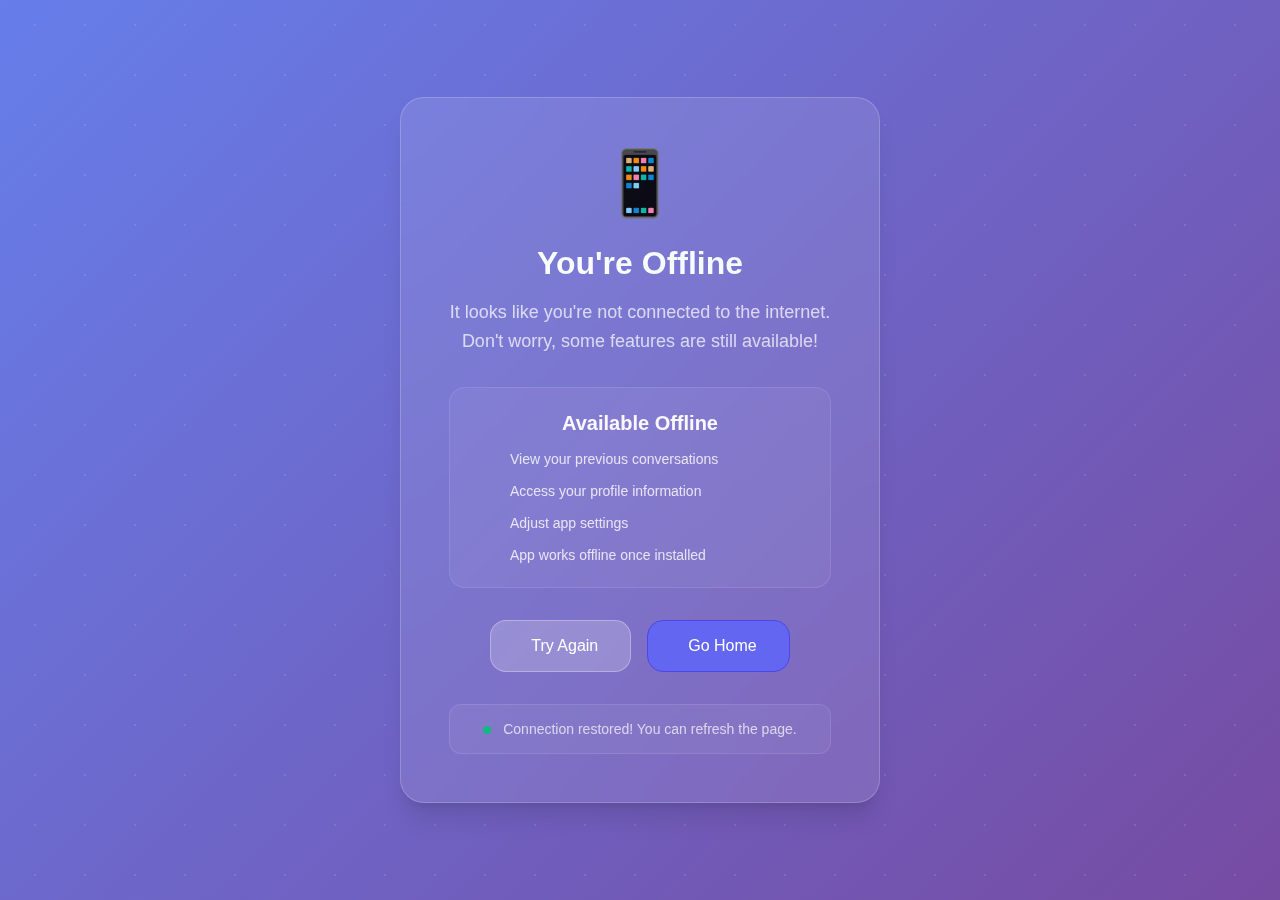
<file: src/main/resources/static/offline.html>
<!DOCTYPE html>
<html lang="hi">
<head>
    <meta charset="UTF-8">
    <meta name="viewport" content="width=device-width, initial-scale=1.0">
    <title>Offline - Aadhya Eduverse</title>
    <meta name="theme-color" content="#6366f1">
    <link rel="icon" type="image/png" sizes="32x32" href="/icons/favicon-32x32.png">
    <style>
        :root {
            --primary-color: #6366f1;
            --primary-dark: #4f46e5;
            --bg-gradient: linear-gradient(135deg, #667eea 0%, #764ba2 100%);
            --text-inverse: #ffffff;
            --space-xs: 0.25rem;
            --space-sm: 0.5rem;
            --space-md: 1rem;
            --space-lg: 1.5rem;
            --space-xl: 2rem;
            --space-2xl: 3rem;
            --radius-lg: 0.75rem;
            --radius-xl: 1rem;
            --radius-2xl: 1.5rem;
            --shadow-xl: 0 20px 25px -5px rgb(0 0 0 / 0.1), 0 8px 10px -6px rgb(0 0 0 / 0.1);
            --transition-fast: 150ms cubic-bezier(0.4, 0, 0.2, 1);
            --transition-normal: 300ms cubic-bezier(0.4, 0, 0.2, 1);
        }
        
        * {
            margin: 0;
            padding: 0;
            box-sizing: border-box;
        }
        
        body {
            font-family: 'Inter', -apple-system, BlinkMacSystemFont, 'Segoe UI', Roboto, sans-serif;
            background: var(--bg-gradient);
            min-height: 100vh;
            display: flex;
            align-items: center;
            justify-content: center;
            color: var(--text-inverse);
            text-align: center;
            padding: var(--space-lg);
            overflow: hidden;
        }
        
        /* Animated Background */
        .animated-bg {
            position: fixed;
            top: 0;
            left: 0;
            width: 100%;
            height: 100%;
            z-index: -1;
            background: var(--bg-gradient);
            overflow: hidden;
        }
        
        .animated-bg::before {
            content: '';
            position: absolute;
            top: -50%;
            left: -50%;
            width: 200%;
            height: 200%;
            background: radial-gradient(circle, rgba(255,255,255,0.1) 1px, transparent 1px);
            background-size: 50px 50px;
            animation: float 20s ease-in-out infinite;
        }
        
        @keyframes float {
            0%, 100% { transform: translate(0, 0) rotate(0deg); }
            33% { transform: translate(30px, -30px) rotate(120deg); }
            66% { transform: translate(-20px, 20px) rotate(240deg); }
        }
        
        .offline-container {
            max-width: 480px;
            width: 100%;
            background: rgba(255, 255, 255, 0.1);
            backdrop-filter: blur(20px);
            border-radius: var(--radius-2xl);
            padding: var(--space-2xl);
            border: 1px solid rgba(255, 255, 255, 0.2);
            box-shadow: var(--shadow-xl);
            animation: slideInUp var(--transition-normal) ease-out;
        }
        
        @keyframes slideInUp {
            from {
                opacity: 0;
                transform: translateY(30px) scale(0.95);
            }
            to {
                opacity: 1;
                transform: translateY(0) scale(1);
            }
        }
        
        .offline-icon {
            font-size: 4rem;
            margin-bottom: var(--space-lg);
            opacity: 0.9;
            animation: bounce 2s ease-in-out infinite;
        }
        
        @keyframes bounce {
            0%, 20%, 50%, 80%, 100% {
                transform: translateY(0);
            }
            40% {
                transform: translateY(-10px);
            }
            60% {
                transform: translateY(-5px);
            }
        }
        
        .offline-title {
            font-size: 2rem;
            font-weight: 700;
            margin-bottom: var(--space-md);
            background: linear-gradient(135deg, #ffffff 0%, #f0f9ff 100%);
            -webkit-background-clip: text;
            -webkit-text-fill-color: transparent;
            background-clip: text;
        }
        
        .offline-message {
            font-size: 1.125rem;
            opacity: 0.9;
            line-height: 1.6;
            margin-bottom: var(--space-xl);
            color: rgba(255, 255, 255, 0.8);
        }
        
        .offline-features {
            text-align: left;
            margin-bottom: var(--space-xl);
            background: rgba(255, 255, 255, 0.05);
            border-radius: var(--radius-xl);
            padding: var(--space-lg);
            border: 1px solid rgba(255, 255, 255, 0.1);
        }
        
        .offline-features h3 {
            font-size: 1.25rem;
            font-weight: 600;
            margin-bottom: var(--space-md);
            text-align: center;
            color: rgba(255, 255, 255, 0.95);
        }
        
        .feature-list {
            list-style: none;
            padding: 0;
        }
        
        .feature-item {
            display: flex;
            align-items: center;
            gap: var(--space-md);
            margin-bottom: var(--space-md);
            color: rgba(255, 255, 255, 0.8);
            font-size: 0.875rem;
        }
        
        .feature-item:last-child {
            margin-bottom: 0;
        }
        
        .feature-icon {
            color: rgba(255, 255, 255, 0.6);
            font-size: 1rem;
            width: 20px;
            text-align: center;
        }
        
        .action-buttons {
            display: flex;
            gap: var(--space-md);
            justify-content: center;
            flex-wrap: wrap;
        }
        
        .retry-button {
            background: rgba(255, 255, 255, 0.2);
            border: 1px solid rgba(255, 255, 255, 0.3);
            color: var(--text-inverse);
            padding: var(--space-md) var(--space-xl);
            border-radius: var(--radius-xl);
            cursor: pointer;
            font-size: 1rem;
            font-weight: 500;
            transition: all var(--transition-fast);
            display: flex;
            align-items: center;
            gap: var(--space-sm);
            text-decoration: none;
        }
        
        .retry-button:hover {
            background: rgba(255, 255, 255, 0.3);
            transform: translateY(-2px);
            box-shadow: var(--shadow-xl);
        }
        
        .home-button {
            background: var(--primary-color);
            border: 1px solid var(--primary-dark);
            color: var(--text-inverse);
            padding: var(--space-md) var(--space-xl);
            border-radius: var(--radius-xl);
            cursor: pointer;
            font-size: 1rem;
            font-weight: 500;
            transition: all var(--transition-fast);
            display: flex;
            align-items: center;
            gap: var(--space-sm);
            text-decoration: none;
        }
        
        .home-button:hover {
            background: var(--primary-dark);
            transform: translateY(-2px);
            box-shadow: var(--shadow-xl);
        }
        
        .connection-status {
            margin-top: var(--space-xl);
            padding: var(--space-md);
            background: rgba(255, 255, 255, 0.05);
            border-radius: var(--radius-lg);
            border: 1px solid rgba(255, 255, 255, 0.1);
            font-size: 0.875rem;
            color: rgba(255, 255, 255, 0.7);
        }
        
        .status-indicator {
            display: inline-block;
            width: 8px;
            height: 8px;
            border-radius: 50%;
            background: #ef4444;
            margin-right: var(--space-sm);
            animation: pulse 2s infinite;
        }
        
        .status-indicator.online {
            background: #10b981;
        }
        
        @keyframes pulse {
            0%, 100% {
                opacity: 1;
            }
            50% {
                opacity: 0.5;
            }
        }
        
        /* Mobile Responsive */
        @media (max-width: 640px) {
            .offline-container {
                padding: var(--space-xl);
                margin: var(--space-md);
            }
            
            .offline-icon {
                font-size: 3rem;
            }
            
            .offline-title {
                font-size: 1.5rem;
            }
            
            .offline-message {
                font-size: 1rem;
            }
            
            .action-buttons {
                flex-direction: column;
                align-items: center;
            }
            
            .retry-button,
            .home-button {
                width: 100%;
                justify-content: center;
            }
        }
        
        /* Reduced Motion */
        @media (prefers-reduced-motion: reduce) {
            *, *::before, *::after {
                animation-duration: 0.01ms !important;
                animation-iteration-count: 1 !important;
                transition-duration: 0.01ms !important;
            }
        }
    </style>
</head>
<body>
    <div class="animated-bg"></div>
    
    <div class="offline-container">
        <div class="offline-icon">📱</div>
        <h1 class="offline-title">You're Offline</h1>
        <p class="offline-message">
            It looks like you're not connected to the internet. Don't worry, some features are still available!
        </p>
        
        <div class="offline-features">
            <h3>Available Offline</h3>
            <ul class="feature-list">
                <li class="feature-item">
                    <i class="fas fa-history feature-icon"></i>
                    <span>View your previous conversations</span>
                </li>
                <li class="feature-item">
                    <i class="fas fa-user-circle feature-icon"></i>
                    <span>Access your profile information</span>
                </li>
                <li class="feature-item">
                    <i class="fas fa-cog feature-icon"></i>
                    <span>Adjust app settings</span>
                </li>
                <li class="feature-item">
                    <i class="fas fa-download feature-icon"></i>
                    <span>App works offline once installed</span>
                </li>
            </ul>
        </div>
        
        <div class="action-buttons">
            <button class="retry-button" onclick="window.location.reload()">
                <i class="fas fa-sync-alt"></i>
                <span>Try Again</span>
            </button>
            <a href="/" class="home-button">
                <i class="fas fa-home"></i>
                <span>Go Home</span>
            </a>
        </div>
        
        <div class="connection-status">
            <span class="status-indicator" id="statusIndicator"></span>
            <span id="statusText">Checking connection...</span>
        </div>
    </div>

    <script>
        // Check connection status
        function updateConnectionStatus() {
            const indicator = document.getElementById('statusIndicator');
            const text = document.getElementById('statusText');
            
            if (navigator.onLine) {
                indicator.classList.add('online');
                text.textContent = 'Connection restored! You can refresh the page.';
            } else {
                indicator.classList.remove('online');
                text.textContent = 'No internet connection detected.';
            }
        }
        
        // Listen for connection changes
        window.addEventListener('online', updateConnectionStatus);
        window.addEventListener('offline', updateConnectionStatus);
        
        // Initial check
        updateConnectionStatus();
        
        // Auto-refresh when connection is restored
        window.addEventListener('online', () => {
            setTimeout(() => {
                window.location.reload();
            }, 2000);
        });
        
        // Add keyboard shortcuts
        document.addEventListener('keydown', (e) => {
            if (e.key === 'r' && (e.ctrlKey || e.metaKey)) {
                e.preventDefault();
                window.location.reload();
            }
            
            if (e.key === 'h' && (e.ctrlKey || e.metaKey)) {
                e.preventDefault();
                window.location.href = '/';
            }
        });
        
        // Add touch feedback for mobile
        document.querySelectorAll('.retry-button, .home-button').forEach(button => {
            button.addEventListener('touchstart', function() {
                this.style.transform = 'scale(0.95)';
            });
            
            button.addEventListener('touchend', function() {
                this.style.transform = '';
            });
        });
    </script>
</body>
</html>
</file>
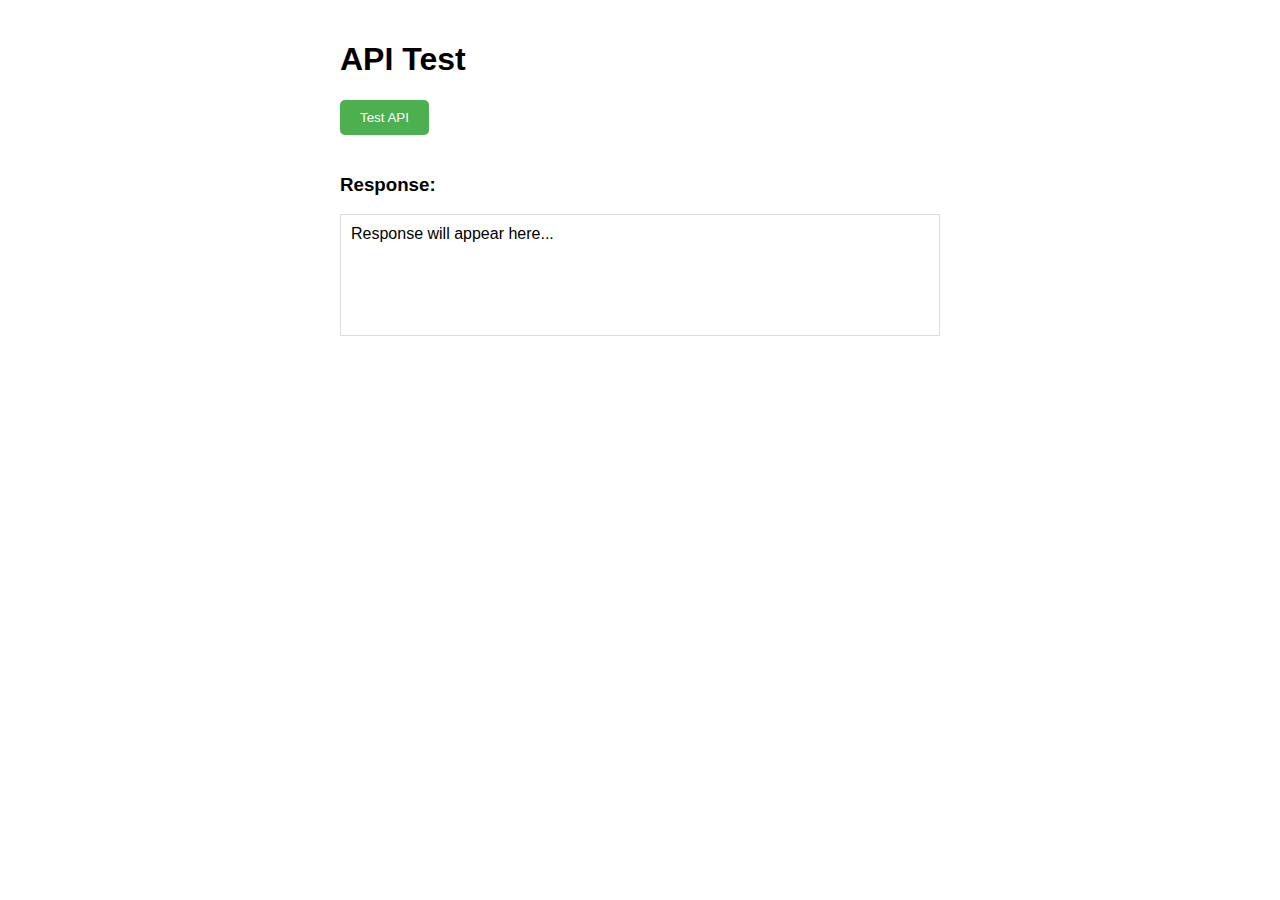
<file: src/main/resources/static/test.html>
<!DOCTYPE html>
<html>
<head>
    <title>API Test</title>
    <meta charset="UTF-8">
    <meta name="viewport" content="width=device-width, initial-scale=1.0">
    <style>
        body {
            font-family: Arial, sans-serif;
            max-width: 600px;
            margin: 0 auto;
            padding: 20px;
        }
        button {
            padding: 10px 20px;
            background-color: #4caf50;
            color: white;
            border: none;
            border-radius: 5px;
            cursor: pointer;
            margin-bottom: 20px;
        }
        #response {
            border: 1px solid #ddd;
            padding: 10px;
            min-height: 100px;
            white-space: pre-wrap;
        }
    </style>
</head>
<body>
    <h1>API Test</h1>
    <button id="testButton">Test API</button>
    <div>
        <h3>Response:</h3>
        <div id="response">Response will appear here...</div>
    </div>

    <script>
        document.getElementById('testButton').addEventListener('click', function() {
            const responseDiv = document.getElementById('response');
            responseDiv.textContent = 'Sending request...';
            
            fetch('/api/chat', {
                method: 'POST',
                headers: {
                    'Content-Type': 'text/plain'
                },
                body: 'Hello, this is a test message'
            })
            .then(response => {
                if (!response.ok) {
                    throw new Error('Network response was not ok: ' + response.status);
                }
                return response.text();
            })
            .then(data => {
                responseDiv.textContent = data;
            })
            .catch(error => {
                responseDiv.textContent = 'Error: ' + error.message;
                console.error('Error:', error);
            });
        });
    </script>
</body>
</html>
</file>
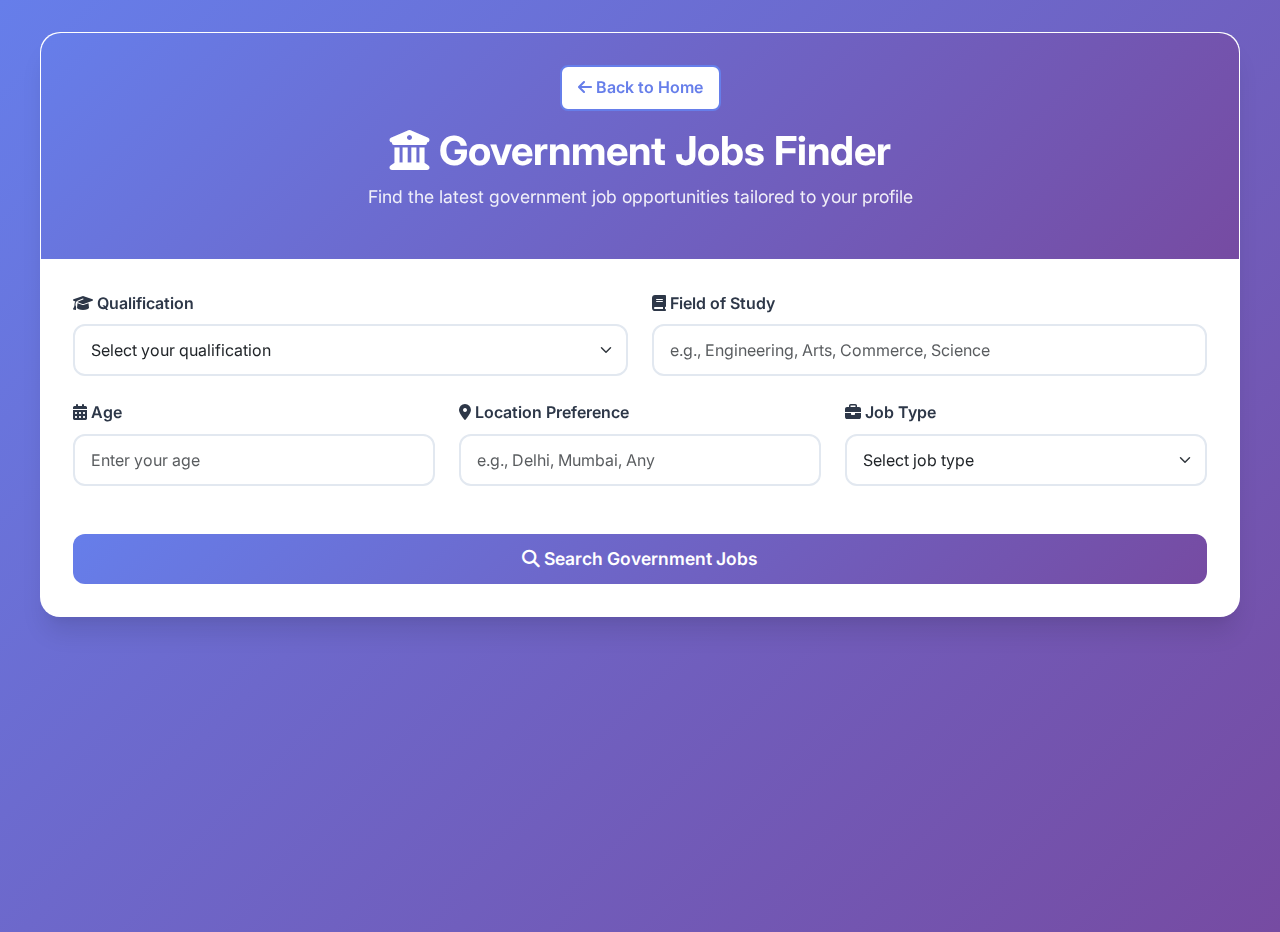
<file: src/main/resources/templates/government-jobs.html>
<!DOCTYPE html>
<html lang="en" xmlns:th="http://www.w3.org/1999/xhtml">
<head>
    <meta charset="UTF-8">
    <meta name="viewport" content="width=device-width, initial-scale=1.0">
    <title>Government Jobs - Perplexity</title>
    <link href="https://cdn.jsdelivr.net/npm/bootstrap@5.3.0/dist/css/bootstrap.min.css" rel="stylesheet">
    <link href="https://cdnjs.cloudflare.com/ajax/libs/font-awesome/6.4.0/css/all.min.css" rel="stylesheet">
    <link href="https://fonts.googleapis.com/css2?family=Inter:wght@300;400;500;600;700;800&family=Poppins:wght@300;400;500;600;700;800&display=swap" rel="stylesheet">
    <style>
        :root {
            --primary-gradient: linear-gradient(135deg, #667eea 0%, #764ba2 100%);
            --secondary-gradient: linear-gradient(135deg, #f093fb 0%, #f5576c 100%);
            --success-gradient: linear-gradient(135deg, #4facfe 0%, #00f2fe 100%);
            --warning-gradient: linear-gradient(135deg, #43e97b 0%, #38f9d7 100%);
            --primary-color: #667eea;
            --secondary-color: #764ba2;
            --text-primary: #2d3748;
            --text-secondary: #4a5568;
            --text-light: #718096;
            --bg-light: #f7fafc;
            --bg-white: #ffffff;
            --border-color: #e2e8f0;
            --shadow-sm: 0 1px 3px 0 rgba(0, 0, 0, 0.1), 0 1px 2px 0 rgba(0, 0, 0, 0.06);
            --shadow-md: 0 4px 6px -1px rgba(0, 0, 0, 0.1), 0 2px 4px -1px rgba(0, 0, 0, 0.06);
            --shadow-lg: 0 10px 15px -3px rgba(0, 0, 0, 0.1), 0 4px 6px -2px rgba(0, 0, 0, 0.05);
            --shadow-xl: 0 20px 25px -5px rgba(0, 0, 0, 0.1), 0 10px 10px -5px rgba(0, 0, 0, 0.04);
        }

        * {
            margin: 0;
            padding: 0;
            box-sizing: border-box;
        }

        body {
            font-family: 'Inter', 'Poppins', -apple-system, BlinkMacSystemFont, 'Segoe UI', Roboto, sans-serif;
            background: var(--primary-gradient);
            min-height: 100vh;
            color: var(--text-primary);
            line-height: 1.6;
            overflow-x: hidden;
        }

        .animated-bg {
            position: fixed;
            top: 0;
            left: 0;
            width: 100%;
            height: 100%;
            background: var(--primary-gradient);
            z-index: -1;
        }

        .container-fluid {
            position: relative;
            z-index: 1;
        }

        .main-card {
            background: var(--bg-white);
            border-radius: 20px;
            box-shadow: var(--shadow-xl);
            border: 1px solid rgba(255, 255, 255, 0.2);
            backdrop-filter: blur(10px);
            margin: 2rem auto;
            max-width: 1200px;
        }

        .header-section {
            background: var(--primary-gradient);
            color: white;
            padding: 2rem;
            border-radius: 20px 20px 0 0;
            text-align: center;
        }

        .header-section h1 {
            font-size: 2.5rem;
            font-weight: 700;
            margin-bottom: 0.5rem;
        }

        .header-section p {
            font-size: 1.1rem;
            opacity: 0.9;
        }

        .form-section {
            padding: 2rem;
        }

        .form-group {
            margin-bottom: 1.5rem;
        }

        .form-label {
            font-weight: 600;
            color: var(--text-primary);
            margin-bottom: 0.5rem;
        }

        .form-control, .form-select {
            border: 2px solid var(--border-color);
            border-radius: 12px;
            padding: 0.75rem 1rem;
            font-size: 1rem;
            transition: all 0.3s ease;
        }

        .form-control:focus, .form-select:focus {
            border-color: var(--primary-color);
            box-shadow: 0 0 0 0.2rem rgba(102, 126, 234, 0.25);
            outline: none;
        }

        .btn-search {
            background: var(--primary-gradient);
            border: none;
            color: white;
            padding: 0.75rem 2rem;
            border-radius: 12px;
            font-weight: 600;
            font-size: 1.1rem;
            transition: all 0.3s ease;
            width: 100%;
        }

        .btn-search:hover {
            transform: translateY(-2px);
            box-shadow: var(--shadow-lg);
            color: white;
        }

        .btn-search:disabled {
            opacity: 0.6;
            cursor: not-allowed;
        }

        .results-section {
            padding: 0 2rem 2rem;
            display: none;
        }

        .job-card {
            background: var(--bg-white);
            border: 1px solid var(--border-color);
            border-radius: 15px;
            padding: 1.5rem;
            margin-bottom: 1rem;
            box-shadow: var(--shadow-sm);
            transition: all 0.3s ease;
        }

        .job-card:hover {
            transform: translateY(-5px);
            box-shadow: var(--shadow-lg);
        }

        .job-title {
            font-size: 1.3rem;
            font-weight: 700;
            color: var(--primary-color);
            margin-bottom: 0.5rem;
        }

        .job-org {
            font-size: 1.1rem;
            font-weight: 600;
            color: var(--text-secondary);
            margin-bottom: 0.75rem;
        }

        .job-details {
            display: grid;
            grid-template-columns: repeat(auto-fit, minmax(250px, 1fr));
            gap: 0.5rem;
            margin-bottom: 1rem;
        }

        .job-detail-item {
            display: flex;
            align-items: center;
            font-size: 0.9rem;
            color: var(--text-light);
        }

        .job-detail-item i {
            margin-right: 0.5rem;
            color: var(--primary-color);
        }

        .apply-link {
            background: var(--success-gradient);
            color: white;
            padding: 0.5rem 1rem;
            border-radius: 8px;
            text-decoration: none;
            font-weight: 600;
            display: inline-block;
            transition: all 0.3s ease;
        }

        .apply-link:hover {
            color: white;
            transform: translateY(-2px);
            box-shadow: var(--shadow-md);
        }

        .loading-spinner {
            display: none;
            text-align: center;
            margin: 2rem 0;
        }

        .spinner-border {
            color: var(--primary-color);
        }

        .alert {
            border-radius: 12px;
            border: none;
            margin-bottom: 1rem;
        }

        .back-btn {
            background: var(--bg-white);
            color: var(--primary-color);
            border: 2px solid var(--primary-color);
            padding: 0.5rem 1rem;
            border-radius: 8px;
            text-decoration: none;
            font-weight: 600;
            display: inline-block;
            margin-bottom: 1rem;
            transition: all 0.3s ease;
        }

        .back-btn:hover {
            background: var(--primary-color);
            color: white;
        }

        @media (max-width: 768px) {
            .main-card {
                margin: 1rem;
                border-radius: 15px;
            }

            .header-section {
                padding: 1.5rem 1rem;
                border-radius: 15px 15px 0 0;
            }

            .header-section h1 {
                font-size: 2rem;
            }

            .form-section {
                padding: 1.5rem 1rem;
            }

            .job-details {
                grid-template-columns: 1fr;
            }
        }
    </style>
</head>
<body>
    <div class="animated-bg"></div>

    <div class="container-fluid">
        <div class="main-card">
            <div class="header-section">
                <a href="/" class="back-btn">
                    <i class="fas fa-arrow-left"></i> Back to Home
                </a>
                <h1><i class="fas fa-university"></i> Government Jobs Finder</h1>
                <p>Find the latest government job opportunities tailored to your profile</p>
            </div>

            <div class="form-section">
                <form id="jobSearchForm">
                    <div class="row">
                        <div class="col-md-6">
                            <div class="form-group">
                                <label for="qualification" class="form-label">
                                    <i class="fas fa-graduation-cap"></i> Qualification
                                </label>
                                <select class="form-select" id="qualification" name="qualification" required>
                                    <option value="">Select your qualification</option>
                                    <option value="10th">10th Class</option>
                                    <option value="12th">12th Class</option>
                                    <option value="Diploma">Diploma</option>
                                    <option value="Bachelor's">Bachelor's Degree</option>
                                    <option value="Master's">Master's Degree</option>
                                    <option value="PhD">PhD</option>
                                </select>
                            </div>
                        </div>

                        <div class="col-md-6">
                            <div class="form-group">
                                <label for="fieldOfStudy" class="form-label">
                                    <i class="fas fa-book"></i> Field of Study
                                </label>
                                <input type="text" class="form-control" id="fieldOfStudy" name="fieldOfStudy"
                                       placeholder="e.g., Engineering, Arts, Commerce, Science" required>
                            </div>
                        </div>
                    </div>

                    <div class="row">
                        <div class="col-md-4">
                            <div class="form-group">
                                <label for="age" class="form-label">
                                    <i class="fas fa-calendar-alt"></i> Age
                                </label>
                                <input type="number" class="form-control" id="age" name="age"
                                       min="18" max="65" placeholder="Enter your age" required>
                            </div>
                        </div>

                        <div class="col-md-4">
                            <div class="form-group">
                                <label for="location" class="form-label">
                                    <i class="fas fa-map-marker-alt"></i> Location Preference
                                </label>
                                <input type="text" class="form-control" id="location" name="location"
                                       placeholder="e.g., Delhi, Mumbai, Any" required>
                            </div>
                        </div>

                        <div class="col-md-4">
                            <div class="form-group">
                                <label for="jobType" class="form-label">
                                    <i class="fas fa-briefcase"></i> Job Type
                                </label>
                                <select class="form-select" id="jobType" name="jobType" required>
                                    <option value="">Select job type</option>
                                    <option value="Central Government">Central Government</option>
                                    <option value="State Government">State Government</option>
                                    <option value="PSU">Public Sector Undertaking (PSU)</option>
                                    <option value="Banking">Banking</option>
                                    <option value="Railway">Railway</option>
                                    <option value="Defence">Defence</option>
                                    <option value="Teaching">Teaching</option>
                                    <option value="Any">Any Government Job</option>
                                </select>
                            </div>
                        </div>
                    </div>

                    <div class="text-center mt-4">
                        <button type="submit" class="btn btn-search">
                            <i class="fas fa-search"></i> Search Government Jobs
                        </button>
                    </div>
                </form>
            </div>

            <div class="loading-spinner" id="loadingSpinner">
                <div class="spinner-border" role="status">
                    <span class="visually-hidden">Loading...</span>
                </div>
                <p class="mt-2">Searching for government jobs...</p>
            </div>

            <div class="results-section" id="resultsSection">
                <h3><i class="fas fa-list"></i> Available Government Jobs</h3>
                <div id="jobResults"></div>
            </div>
        </div>
    </div>

    <script src="https://cdn.jsdelivr.net/npm/bootstrap@5.3.0/dist/js/bootstrap.bundle.min.js"></script>
    <script>
        document.getElementById('jobSearchForm').addEventListener('submit', async function(e) {
            e.preventDefault();

            const formData = {
                qualification: document.getElementById('qualification').value,
                fieldOfStudy: document.getElementById('fieldOfStudy').value,
                age: parseInt(document.getElementById('age').value),
                location: document.getElementById('location').value,
                jobType: document.getElementById('jobType').value
            };

            // Show loading spinner
            document.getElementById('loadingSpinner').style.display = 'block';
            document.getElementById('resultsSection').style.display = 'none';
            document.querySelector('.btn-search').disabled = true;

            try {
                const response = await fetch('/government-jobs/search', {
                    method: 'POST',
                    headers: {
                        'Content-Type': 'application/json',
                    },
                    body: JSON.stringify(formData)
                });

                const data = await response.text();

                if (response.ok) {
                    displayJobResults(data);
                } else {
                    const errorData = JSON.parse(data);
                    showError(errorData.error || 'An error occurred while searching for jobs.');
                }
            } catch (error) {
                console.error('Error:', error);
                showError('Failed to connect to the server. Please try again.');
            } finally {
                // Hide loading spinner
                document.getElementById('loadingSpinner').style.display = 'none';
                document.querySelector('.btn-search').disabled = false;
            }
        });

        function displayJobResults(responseText) {
            const resultsDiv = document.getElementById('jobResults');

            try {
                // Try to parse as JSON first
                const jobData = JSON.parse(responseText);

                if (jobData.jobs && Array.isArray(jobData.jobs)) {
                    let html = '';

                    jobData.jobs.forEach(job => {
                        html += `
                            <div class="job-card">
                                <div class="job-title">${job.job_title || 'Job Title Not Available'}</div>
                                <div class="job-org">${job.department_organization || 'Organization Not Available'}</div>

                                <div class="job-details">
                                    <div class="job-detail-item">
                                        <i class="fas fa-graduation-cap"></i>
                                        <span>${job.qualification_required || 'Qualification not specified'}</span>
                                    </div>
                                    <div class="job-detail-item">
                                        <i class="fas fa-calendar-alt"></i>
                                        <span>Last Date: ${job.last_date_to_apply || 'Check official notice'}</span>
                                    </div>
                                    <div class="job-detail-item">
                                        <i class="fas fa-map-marker-alt"></i>
                                        <span>${job.location || 'Location not specified'}</span>
                                    </div>
                                </div>

                                ${job.application_link ? `
                                    <a href="${job.application_link}" target="_blank" class="apply-link">
                                        <i class="fas fa-external-link-alt"></i> Apply Now
                                    </a>
                                ` : ''}
                            </div>
                        `;
                    });

                    resultsDiv.innerHTML = html;
                } else {
                    resultsDiv.innerHTML = '<div class="alert alert-info">No jobs found in the expected format. Please try again with different criteria.</div>';
                }
            } catch (error) {
                // If JSON parsing fails, display the raw response as formatted text
                resultsDiv.innerHTML = `
                    <div class="alert alert-info">
                        <h5>Government Job Information:</h5>
                        <pre style="white-space: pre-wrap; font-family: inherit;">${responseText}</pre>
                    </div>
                `;
            }

            document.getElementById('resultsSection').style.display = 'block';
        }

        function showError(message) {
            const resultsDiv = document.getElementById('jobResults');
            resultsDiv.innerHTML = `<div class="alert alert-danger">${message}</div>`;
            document.getElementById('resultsSection').style.display = 'block';
        }
    </script>
</body>
</html>
</file>
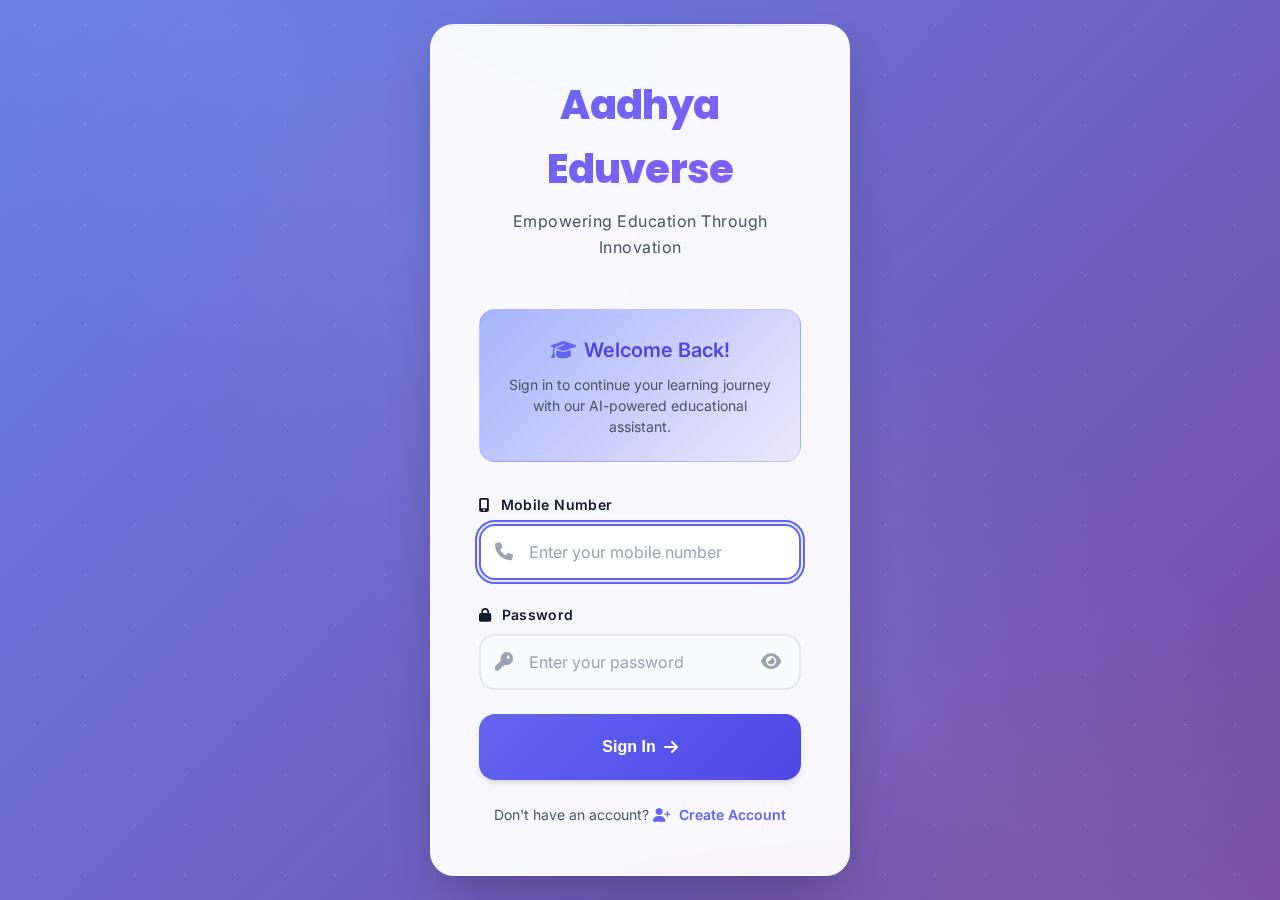
<file: src/main/resources/templates/login.html>
<!DOCTYPE html>
<html lang="hi">
<head>
    <title>Aadhya Eduverse - Login</title>
    <meta charset="UTF-8">
    <meta name="viewport" content="width=device-width, initial-scale=1.0, maximum-scale=1.0, user-scalable=no">
    <meta name="theme-color" content="#6366f1">
    <link rel="preconnect" href="https://fonts.googleapis.com">
    <link rel="preconnect" href="https://fonts.gstatic.com" crossorigin>
    <link href="https://fonts.googleapis.com/css2?family=Inter:wght@300;400;500;600;700;800&family=Poppins:wght@300;400;500;600;700;800&display=swap" rel="stylesheet">
    <link rel="stylesheet" href="https://cdnjs.cloudflare.com/ajax/libs/font-awesome/6.5.0/css/all.min.css">
    <style>
        :root {
            /* Modern Color Palette */
            --primary-gradient: linear-gradient(135deg, #667eea 0%, #764ba2 100%);
            --primary-color: #6366f1;
            --primary-dark: #4f46e5;
            --primary-light: #a5b4fc;
            --secondary-color: #8b5cf6;
            --accent-color: #06b6d4;
            --success-color: #10b981;
            --warning-color: #f59e0b;
            --error-color: #ef4444;
            
            /* Neutral Colors */
            --gray-50: #f9fafb;
            --gray-100: #f3f4f6;
            --gray-200: #e5e7eb;
            --gray-300: #d1d5db;
            --gray-400: #9ca3af;
            --gray-500: #6b7280;
            --gray-600: #4b5563;
            --gray-700: #374151;
            --gray-800: #1f2937;
            --gray-900: #111827;
            
            /* Background Colors */
            --bg-primary: #ffffff;
            --bg-secondary: var(--gray-50);
            --bg-tertiary: var(--gray-100);
            --bg-dark: var(--gray-900);
            --bg-gradient: linear-gradient(135deg, #667eea 0%, #764ba2 100%);
            
            /* Text Colors */
            --text-primary: var(--gray-900);
            --text-secondary: var(--gray-600);
            --text-tertiary: var(--gray-400);
            --text-inverse: #ffffff;
            
            /* Spacing */
            --space-xs: 0.25rem;
            --space-sm: 0.5rem;
            --space-md: 1rem;
            --space-lg: 1.5rem;
            --space-xl: 2rem;
            --space-2xl: 3rem;
            
            /* Border Radius */
            --radius-sm: 0.375rem;
            --radius-md: 0.5rem;
            --radius-lg: 0.75rem;
            --radius-xl: 1rem;
            --radius-2xl: 1.5rem;
            --radius-full: 9999px;
            
            /* Shadows */
            --shadow-sm: 0 1px 2px 0 rgb(0 0 0 / 0.05);
            --shadow-md: 0 4px 6px -1px rgb(0 0 0 / 0.1), 0 2px 4px -2px rgb(0 0 0 / 0.1);
            --shadow-lg: 0 10px 15px -3px rgb(0 0 0 / 0.1), 0 4px 6px -4px rgb(0 0 0 / 0.1);
            --shadow-xl: 0 20px 25px -5px rgb(0 0 0 / 0.1), 0 8px 10px -6px rgb(0 0 0 / 0.1);
            --shadow-2xl: 0 25px 50px -12px rgb(0 0 0 / 0.25);
            
            /* Transitions */
            --transition-fast: 150ms cubic-bezier(0.4, 0, 0.2, 1);
            --transition-normal: 300ms cubic-bezier(0.4, 0, 0.2, 1);
            --transition-slow: 500ms cubic-bezier(0.4, 0, 0.2, 1);
        }
        
        /* Reset and Base Styles */
        *, *::before, *::after {
            box-sizing: border-box;
            margin: 0;
            padding: 0;
        }
        
        html {
            font-size: 16px;
            scroll-behavior: smooth;
        }
        
        body {
            font-family: 'Inter', 'Poppins', -apple-system, BlinkMacSystemFont, 'Segoe UI', Roboto, sans-serif;
            line-height: 1.6;
            color: var(--text-primary);
            background: var(--bg-gradient);
            min-height: 100vh;
            display: flex;
            align-items: center;
            justify-content: center;
            padding: var(--space-md);
            overflow-x: hidden;
            -webkit-font-smoothing: antialiased;
            -moz-osx-font-smoothing: grayscale;
        }
        
        /* Animated Background */
        .animated-bg {
            position: fixed;
            top: 0;
            left: 0;
            width: 100%;
            height: 100%;
            z-index: -1;
            background: var(--bg-gradient);
            overflow: hidden;
        }
        
        .animated-bg::before {
            content: '';
            position: absolute;
            top: -50%;
            left: -50%;
            width: 200%;
            height: 200%;
            background: radial-gradient(circle, rgba(255,255,255,0.1) 1px, transparent 1px);
            background-size: 50px 50px;
            animation: float 20s ease-in-out infinite;
        }
        
        .animated-bg::after {
            content: '';
            position: absolute;
            top: 0;
            left: 0;
            width: 100%;
            height: 100%;
            background: linear-gradient(45deg, transparent 30%, rgba(255,255,255,0.05) 50%, transparent 70%);
            animation: shimmer 3s ease-in-out infinite;
        }
        
        @keyframes float {
            0%, 100% { transform: translate(0, 0) rotate(0deg); }
            33% { transform: translate(30px, -30px) rotate(120deg); }
            66% { transform: translate(-20px, 20px) rotate(240deg); }
        }
        
        @keyframes shimmer {
            0%, 100% { opacity: 0; }
            50% { opacity: 1; }
        }
        
        /* Auth Container */
        .auth-container {
            background: rgba(255, 255, 255, 0.95);
            backdrop-filter: blur(20px);
            padding: var(--space-2xl);
            border-radius: var(--radius-2xl);
            box-shadow: var(--shadow-2xl);
            width: 100%;
            max-width: 420px;
            text-align: center;
            border: 1px solid rgba(255, 255, 255, 0.2);
            position: relative;
            animation: slideInUp var(--transition-slow) ease-out;
        }
        
        @keyframes slideInUp {
            from {
                opacity: 0;
                transform: translateY(30px) scale(0.95);
            }
            to {
                opacity: 1;
                transform: translateY(0) scale(1);
            }
        }
        
        .auth-container::before {
            content: '';
            position: absolute;
            top: 0;
            left: 0;
            right: 0;
            height: 1px;
            background: linear-gradient(90deg, transparent, rgba(99, 102, 241, 0.5), transparent);
        }
        
        /* Logo and Branding */
        .company-logo {
            font-family: 'Poppins', sans-serif;
            font-size: clamp(2rem, 5vw, 2.5rem);
            font-weight: 800;
            background: linear-gradient(135deg, var(--primary-color) 0%, var(--secondary-color) 100%);
            -webkit-background-clip: text;
            -webkit-text-fill-color: transparent;
            background-clip: text;
            margin-bottom: var(--space-sm);
            letter-spacing: -0.02em;
            animation: fadeInDown var(--transition-slow) ease-out 0.2s both;
        }
        
        @keyframes fadeInDown {
            from {
                opacity: 0;
                transform: translateY(-20px);
            }
            to {
                opacity: 1;
                transform: translateY(0);
            }
        }
        
        .company-tagline {
            font-size: 1rem;
            color: var(--text-secondary);
            margin-bottom: var(--space-2xl);
            font-weight: 400;
            letter-spacing: 0.5px;
            animation: fadeInDown var(--transition-slow) ease-out 0.4s both;
        }
        
        /* Welcome Message */
        .welcome-message {
            background: linear-gradient(135deg, var(--primary-light) 0%, rgba(139, 92, 246, 0.1) 100%);
            padding: var(--space-lg);
            border-radius: var(--radius-xl);
            margin-bottom: var(--space-xl);
            border: 1px solid rgba(99, 102, 241, 0.2);
            animation: fadeIn var(--transition-slow) ease-out 0.6s both;
        }
        
        .welcome-message h2 {
            color: var(--primary-dark);
            font-size: 1.25rem;
            font-weight: 600;
            margin-bottom: var(--space-sm);
        }
        
        .welcome-message p {
            color: var(--text-secondary);
            font-size: 0.875rem;
            line-height: 1.5;
        }
        
        @keyframes fadeIn {
            from { opacity: 0; }
            to { opacity: 1; }
        }
        
        /* Form Styles */
        .form-group {
            margin-bottom: var(--space-lg);
            text-align: left;
            position: relative;
            animation: slideInLeft var(--transition-normal) ease-out calc(0.8s + var(--delay, 0s)) both;
        }
        
        .form-group:nth-child(1) { --delay: 0s; }
        .form-group:nth-child(2) { --delay: 0.1s; }
        .form-group:nth-child(3) { --delay: 0.2s; }
        
        @keyframes slideInLeft {
            from {
                opacity: 0;
                transform: translateX(-20px);
            }
            to {
                opacity: 1;
                transform: translateX(0);
            }
        }
        
        label {
            display: block;
            margin-bottom: var(--space-sm);
            font-weight: 600;
            color: var(--text-primary);
            font-size: 0.875rem;
            letter-spacing: 0.025em;
        }
        
        .input-wrapper {
            position: relative;
        }
        
        .input-icon {
            position: absolute;
            left: var(--space-md);
            top: 50%;
            transform: translateY(-50%);
            color: var(--text-tertiary);
            font-size: 1.125rem;
            transition: color var(--transition-fast);
            z-index: 2;
        }
        
        input {
            width: 100%;
            padding: var(--space-md) var(--space-md) var(--space-md) 3rem;
            border: 2px solid var(--gray-200);
            border-radius: var(--radius-xl);
            font-family: inherit;
            font-size: 1rem;
            background: var(--bg-secondary);
            color: var(--text-primary);
            transition: all var(--transition-fast);
            box-sizing: border-box;
        }
        
        input:focus {
            outline: none;
            border-color: var(--primary-color);
            background: var(--bg-primary);
            box-shadow: 0 0 0 4px rgba(99, 102, 241, 0.1);
        }
        
        input:focus + .input-icon {
            color: var(--primary-color);
        }
        
        input::placeholder {
            color: var(--text-tertiary);
        }
        
        /* Password Toggle */
        .password-toggle {
            position: absolute;
            right: var(--space-md);
            top: 50%;
            transform: translateY(-50%);
            background: none;
            border: none;
            color: var(--text-tertiary);
            cursor: pointer;
            font-size: 1.125rem;
            padding: var(--space-xs);
            border-radius: var(--radius-sm);
            transition: all var(--transition-fast);
            z-index: 2;
        }
        
        .password-toggle:hover {
            color: var(--primary-color);
            background: rgba(99, 102, 241, 0.1);
        }
        
        /* Submit Button */
        .submit-btn {
            width: 100%;
            padding: var(--space-lg);
            background: linear-gradient(135deg, var(--primary-color) 0%, var(--primary-dark) 100%);
            color: var(--text-inverse);
            border: none;
            border-radius: var(--radius-xl);
            font-weight: 600;
            font-size: 1rem;
            cursor: pointer;
            margin-bottom: var(--space-lg);
            transition: all var(--transition-fast);
            box-shadow: var(--shadow-md);
            position: relative;
            overflow: hidden;
            animation: slideInUp var(--transition-normal) ease-out 1.2s both;
        }
        
        .submit-btn:hover:not(:disabled) {
            transform: translateY(-2px);
            box-shadow: var(--shadow-lg);
            background: linear-gradient(135deg, var(--primary-dark) 0%, var(--secondary-color) 100%);
        }
        
        .submit-btn:active {
            transform: translateY(0);
        }
        
        .submit-btn:disabled {
            opacity: 0.6;
            cursor: not-allowed;
            transform: none;
        }
        
        .submit-btn .btn-text {
            display: flex;
            align-items: center;
            justify-content: center;
            gap: var(--space-sm);
            transition: transform var(--transition-fast);
        }
        
        .submit-btn:hover:not(:disabled) .btn-text {
            transform: translateX(2px);
        }
        
        /* Loading Spinner */
        .loading-spinner {
            display: inline-block;
            width: 20px;
            height: 20px;
            border: 2px solid rgba(255, 255, 255, 0.3);
            border-radius: 50%;
            border-top-color: white;
            animation: spin 1s ease-in-out infinite;
        }
        
        @keyframes spin {
            to { transform: rotate(360deg); }
        }
        
        /* Switch Link */
        .switch-link {
            color: var(--primary-color);
            text-decoration: none;
            font-weight: 600;
            transition: all var(--transition-fast);
            position: relative;
        }
        
        .switch-link::after {
            content: '';
            position: absolute;
            bottom: -2px;
            left: 0;
            width: 0;
            height: 2px;
            background: var(--primary-color);
            transition: width var(--transition-fast);
        }
        
        .switch-link:hover {
            color: var(--primary-dark);
        }
        
        .switch-link:hover::after {
            width: 100%;
        }
        
        .switch-text {
            color: var(--text-secondary);
            font-size: 0.875rem;
            animation: fadeIn var(--transition-slow) ease-out 1.4s both;
        }
        
        /* Message Styles */
        .message {
            margin-top: var(--space-lg);
            padding: var(--space-md);
            border-radius: var(--radius-lg);
            font-size: 0.875rem;
            font-weight: 500;
            text-align: center;
            animation: slideInUp var(--transition-normal) ease-out;
        }
        
        .error {
            background: rgba(239, 68, 68, 0.1);
            color: var(--error-color);
            border: 1px solid rgba(239, 68, 68, 0.2);
        }
        
        .success {
            background: rgba(16, 185, 129, 0.1);
            color: var(--success-color);
            border: 1px solid rgba(16, 185, 129, 0.2);
        }
        
        /* Responsive Design */
        @media (max-width: 480px) {
            body {
                padding: var(--space-sm);
            }
            
            .auth-container {
                padding: var(--space-xl);
                border-radius: var(--radius-xl);
            }
            
            .company-logo {
                font-size: 2rem;
            }
            
            .company-tagline {
                font-size: 0.875rem;
            }
            
            .welcome-message {
                padding: var(--space-md);
            }
            
            .welcome-message h2 {
                font-size: 1.125rem;
            }
            
            input {
                padding: var(--space-md) var(--space-md) var(--space-md) 2.75rem;
            }
            
            .submit-btn {
                padding: var(--space-md);
            }
        }
        
        /* Accessibility */
        @media (prefers-reduced-motion: reduce) {
            *, *::before, *::after {
                animation-duration: 0.01ms !important;
                animation-iteration-count: 1 !important;
                transition-duration: 0.01ms !important;
            }
        }
        
        /* Focus styles for accessibility */
        button:focus-visible,
        input:focus-visible,
        a:focus-visible {
            outline: 2px solid var(--primary-color);
            outline-offset: 2px;
        }
        
        /* Dark mode support */
        @media (prefers-color-scheme: dark) {
            :root {
                --bg-primary: var(--gray-800);
                --bg-secondary: var(--gray-700);
                --bg-tertiary: var(--gray-600);
                --text-primary: var(--gray-100);
                --text-secondary: var(--gray-300);
                --text-tertiary: var(--gray-400);
            }
            
            .auth-container {
                background: rgba(31, 41, 55, 0.95);
            }
        }
    </style>
</head>
<body>
    <div class="animated-bg"></div>
    
    <div class="auth-container">
        <div class="company-logo">Aadhya Eduverse</div>
        <div class="company-tagline">Empowering Education Through Innovation</div>
        
        <div class="welcome-message">
            <h2><i class="fas fa-graduation-cap" style="margin-right: 8px; color: var(--primary-color);"></i>Welcome Back!</h2>
            <p>Sign in to continue your learning journey with our AI-powered educational assistant.</p>
        </div>
        
        <form id="loginForm">
            <div class="form-group">
                <label for="mobileNumber">
                    <i class="fas fa-mobile-alt" style="margin-right: 6px;"></i>
                    Mobile Number
                </label>
                <div class="input-wrapper">
                    <i class="fas fa-phone input-icon"></i>
                    <input 
                        type="tel" 
                        id="mobileNumber" 
                        placeholder="Enter your mobile number"
                        required
                        autocomplete="tel"
                    >
                </div>
            </div>
            
            <div class="form-group">
                <label for="password">
                    <i class="fas fa-lock" style="margin-right: 6px;"></i>
                    Password
                </label>
                <div class="input-wrapper">
                    <i class="fas fa-key input-icon"></i>
                    <input 
                        type="password" 
                        id="password" 
                        placeholder="Enter your password"
                        required
                        autocomplete="current-password"
                    >
                    <button type="button" class="password-toggle" onclick="togglePassword()">
                        <i class="fas fa-eye" id="passwordToggleIcon"></i>
                    </button>
                </div>
            </div>
            
            <button type="submit" class="submit-btn" id="submitBtn">
                <span class="btn-text">
                    <span>Sign In</span>
                    <i class="fas fa-arrow-right"></i>
                </span>
            </button>
            
            <div id="message"></div>
            
            <p class="switch-text">
                Don't have an account? 
                <a href="/register" class="switch-link">
                    <i class="fas fa-user-plus" style="margin-right: 4px;"></i>
                    Create Account
                </a>
            </p>
        </form>
    </div>

    <script>
        // Initialize when document is ready
        document.addEventListener('DOMContentLoaded', function() {
            // Focus on mobile number input
            document.getElementById('mobileNumber').focus();
            
            // Add input validation
            setupInputValidation();
            
            // Add form submission handler
            document.getElementById('loginForm').addEventListener('submit', handleLogin);
            
            // Add enter key handler
            document.addEventListener('keydown', function(e) {
                if (e.key === 'Enter' && !e.shiftKey) {
                    const form = document.getElementById('loginForm');
                    if (form.checkValidity()) {
                        handleLogin(e);
                    }
                }
            });
        });
        
        // Setup input validation
        function setupInputValidation() {
            const mobileInput = document.getElementById('mobileNumber');
            const passwordInput = document.getElementById('password');
            
            // Mobile number validation
            mobileInput.addEventListener('input', function(e) {
                let value = e.target.value.replace(/\D/g, '');
                if (value.length > 10) {
                    value = value.slice(0, 10);
                }
                e.target.value = value;
                
                // Visual feedback
                if (value.length === 10) {
                    e.target.style.borderColor = 'var(--success-color)';
                } else if (value.length > 0) {
                    e.target.style.borderColor = 'var(--warning-color)';
                } else {
                    e.target.style.borderColor = 'var(--gray-200)';
                }
            });
            
            // Password validation
            passwordInput.addEventListener('input', function(e) {
                const value = e.target.value;
                if (value.length >= 6) {
                    e.target.style.borderColor = 'var(--success-color)';
                } else if (value.length > 0) {
                    e.target.style.borderColor = 'var(--warning-color)';
                } else {
                    e.target.style.borderColor = 'var(--gray-200)';
                }
            });
        }
        
        // Toggle password visibility
        function togglePassword() {
            const passwordInput = document.getElementById('password');
            const toggleIcon = document.getElementById('passwordToggleIcon');
            
            if (passwordInput.type === 'password') {
                passwordInput.type = 'text';
                toggleIcon.className = 'fas fa-eye-slash';
            } else {
                passwordInput.type = 'password';
                toggleIcon.className = 'fas fa-eye';
            }
        }
        
        // Handle login form submission
        function handleLogin(e) {
            e.preventDefault();
            
            const mobileNumber = document.getElementById('mobileNumber').value.trim();
            const password = document.getElementById('password').value;
            const messageDiv = document.getElementById('message');
            const submitBtn = document.getElementById('submitBtn');
            
            // Validation
            if (!mobileNumber || mobileNumber.length !== 10) {
                showMessage('Please enter a valid 10-digit mobile number.', 'error');
                return;
            }
            

            
            // Show loading state
            submitBtn.disabled = true;
            submitBtn.innerHTML = '<div class="loading-spinner"></div>';
            
            // Clear previous messages
            messageDiv.innerHTML = '';
            
            // Submit login request
            fetch('/api/auth/login', {
                method: 'POST',
                headers: {
                    'Content-Type': 'application/json'
                },
                body: JSON.stringify({
                    mobileNumber: mobileNumber,
                    password: password
                })
            })
            .then(response => response.json())
            .then(data => {
                if (data.status === 'success') {
                    showMessage(data.message || 'Login successful! Redirecting...', 'success');
                    
                    // Add success animation
                    document.body.style.opacity = '0.8';
                    document.body.style.transition = 'opacity 0.5s ease';
                    
                    setTimeout(() => {
                        window.location.href = '/';
                    }, 1500);
                } else {
                    showMessage(data.message || 'Login failed. Please check your credentials.', 'error');
                    resetSubmitButton();
                }
            })
            .catch(error => {
                console.error('Login error:', error);
                showMessage('Network error. Please check your connection and try again.', 'error');
                resetSubmitButton();
            });
        }
        
        // Show message with animation
        function showMessage(text, type) {
            const messageDiv = document.getElementById('message');
            messageDiv.innerHTML = `
                <div class="message ${type}">
                    <i class="fas ${type === 'error' ? 'fa-exclamation-triangle' : 'fa-check-circle'}" 
                       style="margin-right: 8px;"></i>
                    ${text}
                </div>
            `;
            
            // Scroll to message if needed
            messageDiv.scrollIntoView({ behavior: 'smooth', block: 'nearest' });
        }
        
        // Reset submit button
        function resetSubmitButton() {
            const submitBtn = document.getElementById('submitBtn');
            submitBtn.disabled = false;
            submitBtn.innerHTML = `
                <span class="btn-text">
                    <span>Sign In</span>
                    <i class="fas fa-arrow-right"></i>
                </span>
            `;
        }
        
        // Add click ripple effect
        document.addEventListener('click', function(e) {
            if (e.target.tagName === 'BUTTON' && !e.target.disabled) {
                const ripple = document.createElement('span');
                const rect = e.target.getBoundingClientRect();
                const size = Math.max(rect.width, rect.height);
                const x = e.clientX - rect.left - size / 2;
                const y = e.clientY - rect.top - size / 2;
                
                ripple.style.cssText = `
                    position: absolute;
                    width: ${size}px;
                    height: ${size}px;
                    left: ${x}px;
                    top: ${y}px;
                    background: rgba(255, 255, 255, 0.3);
                    border-radius: 50%;
                    transform: scale(0);
                    animation: ripple 0.6s linear;
                    pointer-events: none;
                `;
                
                e.target.style.position = 'relative';
                e.target.style.overflow = 'hidden';
                e.target.appendChild(ripple);
                
                setTimeout(() => {
                    ripple.remove();
                }, 600);
            }
        });
        
        // Add ripple animation
        const style = document.createElement('style');
        style.textContent = `
            @keyframes ripple {
                to {
                    transform: scale(4);
                    opacity: 0;
                }
            }
        `;
        document.head.appendChild(style);
    </script>
</body>
</html>
</file>
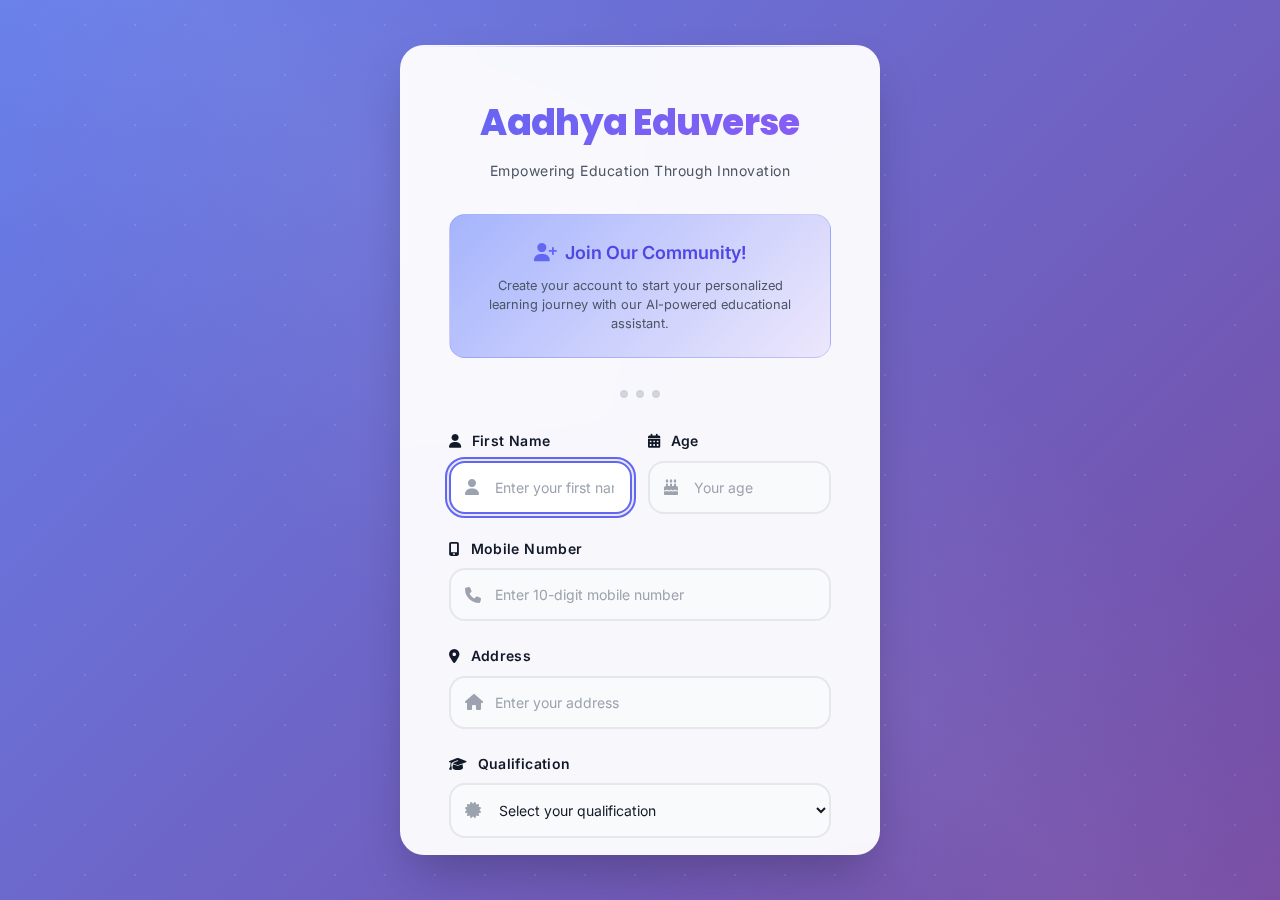
<file: src/main/resources/templates/register.html>
<!DOCTYPE html>
<html lang="hi">
<head>
    <title>Aadhya Eduverse - Register</title>
    <meta charset="UTF-8">
    <meta name="viewport" content="width=device-width, initial-scale=1.0, maximum-scale=1.0, user-scalable=no">
    <meta name="theme-color" content="#6366f1">
    <link rel="preconnect" href="https://fonts.googleapis.com">
    <link rel="preconnect" href="https://fonts.gstatic.com" crossorigin>
    <link href="https://fonts.googleapis.com/css2?family=Inter:wght@300;400;500;600;700;800&family=Poppins:wght@300;400;500;600;700;800&display=swap" rel="stylesheet">
    <link rel="stylesheet" href="https://cdnjs.cloudflare.com/ajax/libs/font-awesome/6.5.0/css/all.min.css">
    <style>
        :root {
            /* Modern Color Palette */
            --primary-gradient: linear-gradient(135deg, #667eea 0%, #764ba2 100%);
            --primary-color: #6366f1;
            --primary-dark: #4f46e5;
            --primary-light: #a5b4fc;
            --secondary-color: #8b5cf6;
            --accent-color: #06b6d4;
            --success-color: #10b981;
            --warning-color: #f59e0b;
            --error-color: #ef4444;
            
            /* Neutral Colors */
            --gray-50: #f9fafb;
            --gray-100: #f3f4f6;
            --gray-200: #e5e7eb;
            --gray-300: #d1d5db;
            --gray-400: #9ca3af;
            --gray-500: #6b7280;
            --gray-600: #4b5563;
            --gray-700: #374151;
            --gray-800: #1f2937;
            --gray-900: #111827;
            
            /* Background Colors */
            --bg-primary: #ffffff;
            --bg-secondary: var(--gray-50);
            --bg-tertiary: var(--gray-100);
            --bg-dark: var(--gray-900);
            --bg-gradient: linear-gradient(135deg, #667eea 0%, #764ba2 100%);
            
            /* Text Colors */
            --text-primary: var(--gray-900);
            --text-secondary: var(--gray-600);
            --text-tertiary: var(--gray-400);
            --text-inverse: #ffffff;
            
            /* Spacing */
            --space-xs: 0.25rem;
            --space-sm: 0.5rem;
            --space-md: 1rem;
            --space-lg: 1.5rem;
            --space-xl: 2rem;
            --space-2xl: 3rem;
            
            /* Border Radius */
            --radius-sm: 0.375rem;
            --radius-md: 0.5rem;
            --radius-lg: 0.75rem;
            --radius-xl: 1rem;
            --radius-2xl: 1.5rem;
            --radius-full: 9999px;
            
            /* Shadows */
            --shadow-sm: 0 1px 2px 0 rgb(0 0 0 / 0.05);
            --shadow-md: 0 4px 6px -1px rgb(0 0 0 / 0.1), 0 2px 4px -2px rgb(0 0 0 / 0.1);
            --shadow-lg: 0 10px 15px -3px rgb(0 0 0 / 0.1), 0 4px 6px -4px rgb(0 0 0 / 0.1);
            --shadow-xl: 0 20px 25px -5px rgb(0 0 0 / 0.1), 0 8px 10px -6px rgb(0 0 0 / 0.1);
            --shadow-2xl: 0 25px 50px -12px rgb(0 0 0 / 0.25);
            
            /* Transitions */
            --transition-fast: 150ms cubic-bezier(0.4, 0, 0.2, 1);
            --transition-normal: 300ms cubic-bezier(0.4, 0, 0.2, 1);
            --transition-slow: 500ms cubic-bezier(0.4, 0, 0.2, 1);
        }
        
        /* Reset and Base Styles */
        *, *::before, *::after {
            box-sizing: border-box;
            margin: 0;
            padding: 0;
        }
        
        html {
            font-size: 16px;
            scroll-behavior: smooth;
        }
        
        body {
            font-family: 'Inter', 'Poppins', -apple-system, BlinkMacSystemFont, 'Segoe UI', Roboto, sans-serif;
            line-height: 1.6;
            color: var(--text-primary);
            background: var(--bg-gradient);
            min-height: 100vh;
            display: flex;
            align-items: center;
            justify-content: center;
            padding: var(--space-lg) var(--space-md);
            overflow-x: hidden;
            -webkit-font-smoothing: antialiased;
            -moz-osx-font-smoothing: grayscale;
        }
        
        /* Animated Background */
        .animated-bg {
            position: fixed;
            top: 0;
            left: 0;
            width: 100%;
            height: 100%;
            z-index: -1;
            background: var(--bg-gradient);
            overflow: hidden;
        }
        
        .animated-bg::before {
            content: '';
            position: absolute;
            top: -50%;
            left: -50%;
            width: 200%;
            height: 200%;
            background: radial-gradient(circle, rgba(255,255,255,0.1) 1px, transparent 1px);
            background-size: 50px 50px;
            animation: float 20s ease-in-out infinite;
        }
        
        .animated-bg::after {
            content: '';
            position: absolute;
            top: 0;
            left: 0;
            width: 100%;
            height: 100%;
            background: linear-gradient(45deg, transparent 30%, rgba(255,255,255,0.05) 50%, transparent 70%);
            animation: shimmer 3s ease-in-out infinite;
        }
        
        @keyframes float {
            0%, 100% { transform: translate(0, 0) rotate(0deg); }
            33% { transform: translate(30px, -30px) rotate(120deg); }
            66% { transform: translate(-20px, 20px) rotate(240deg); }
        }
        
        @keyframes shimmer {
            0%, 100% { opacity: 0; }
            50% { opacity: 1; }
        }
        
        /* Auth Container */
        .auth-container {
            background: rgba(255, 255, 255, 0.95);
            backdrop-filter: blur(20px);
            padding: var(--space-2xl);
            border-radius: var(--radius-2xl);
            box-shadow: var(--shadow-2xl);
            width: 100%;
            max-width: 480px;
            text-align: center;
            border: 1px solid rgba(255, 255, 255, 0.2);
            position: relative;
            animation: slideInUp var(--transition-slow) ease-out;
            max-height: 90vh;
            overflow-y: auto;
        }
        
        @keyframes slideInUp {
            from {
                opacity: 0;
                transform: translateY(30px) scale(0.95);
            }
            to {
                opacity: 1;
                transform: translateY(0) scale(1);
            }
        }
        
        .auth-container::before {
            content: '';
            position: absolute;
            top: 0;
            left: 0;
            right: 0;
            height: 1px;
            background: linear-gradient(90deg, transparent, rgba(99, 102, 241, 0.5), transparent);
        }
        
        /* Custom Scrollbar */
        .auth-container::-webkit-scrollbar {
            width: 6px;
        }
        
        .auth-container::-webkit-scrollbar-track {
            background: var(--gray-100);
            border-radius: var(--radius-full);
        }
        
        .auth-container::-webkit-scrollbar-thumb {
            background: var(--gray-300);
            border-radius: var(--radius-full);
            transition: background var(--transition-fast);
        }
        
        .auth-container::-webkit-scrollbar-thumb:hover {
            background: var(--gray-400);
        }
        
        /* Logo and Branding */
        .company-logo {
            font-family: 'Poppins', sans-serif;
            font-size: clamp(1.75rem, 4vw, 2.25rem);
            font-weight: 800;
            background: linear-gradient(135deg, var(--primary-color) 0%, var(--secondary-color) 100%);
            -webkit-background-clip: text;
            -webkit-text-fill-color: transparent;
            background-clip: text;
            margin-bottom: var(--space-sm);
            letter-spacing: -0.02em;
            animation: fadeInDown var(--transition-slow) ease-out 0.2s both;
        }
        
        @keyframes fadeInDown {
            from {
                opacity: 0;
                transform: translateY(-20px);
            }
            to {
                opacity: 1;
                transform: translateY(0);
            }
        }
        
        .company-tagline {
            font-size: 0.875rem;
            color: var(--text-secondary);
            margin-bottom: var(--space-xl);
            font-weight: 400;
            letter-spacing: 0.5px;
            animation: fadeInDown var(--transition-slow) ease-out 0.4s both;
        }
        
        /* Welcome Message */
        .welcome-message {
            background: linear-gradient(135deg, var(--primary-light) 0%, rgba(139, 92, 246, 0.1) 100%);
            padding: var(--space-lg);
            border-radius: var(--radius-xl);
            margin-bottom: var(--space-xl);
            border: 1px solid rgba(99, 102, 241, 0.2);
            animation: fadeIn var(--transition-slow) ease-out 0.6s both;
        }
        
        .welcome-message h2 {
            color: var(--primary-dark);
            font-size: 1.125rem;
            font-weight: 600;
            margin-bottom: var(--space-sm);
        }
        
        .welcome-message p {
            color: var(--text-secondary);
            font-size: 0.8rem;
            line-height: 1.5;
        }
        
        @keyframes fadeIn {
            from { opacity: 0; }
            to { opacity: 1; }
        }
        
        /* Form Styles */
        .form-grid {
            display: grid;
            grid-template-columns: 1fr;
            gap: var(--space-lg);
            margin-bottom: var(--space-xl);
        }
        
        .form-row {
            display: grid;
            grid-template-columns: 1fr 1fr;
            gap: var(--space-md);
        }
        
        .form-group {
            text-align: left;
            position: relative;
            animation: slideInLeft var(--transition-normal) ease-out calc(0.8s + var(--delay, 0s)) both;
        }
        
        .form-group:nth-child(1) { --delay: 0s; }
        .form-group:nth-child(2) { --delay: 0.1s; }
        .form-group:nth-child(3) { --delay: 0.2s; }
        .form-group:nth-child(4) { --delay: 0.3s; }
        .form-group:nth-child(5) { --delay: 0.4s; }
        .form-group:nth-child(6) { --delay: 0.5s; }
        
        @keyframes slideInLeft {
            from {
                opacity: 0;
                transform: translateX(-20px);
            }
            to {
                opacity: 1;
                transform: translateX(0);
            }
        }
        
        label {
            display: block;
            margin-bottom: var(--space-sm);
            font-weight: 600;
            color: var(--text-primary);
            font-size: 0.875rem;
            letter-spacing: 0.025em;
        }
        
        .input-wrapper {
            position: relative;
        }
        
        .input-icon {
            position: absolute;
            left: var(--space-md);
            top: 50%;
            transform: translateY(-50%);
            color: var(--text-tertiary);
            font-size: 1rem;
            transition: color var(--transition-fast);
            z-index: 2;
        }
        
        input, select {
            width: 100%;
            padding: var(--space-md) var(--space-md) var(--space-md) 2.75rem;
            border: 2px solid var(--gray-200);
            border-radius: var(--radius-xl);
            font-family: inherit;
            font-size: 0.875rem;
            background: var(--bg-secondary);
            color: var(--text-primary);
            transition: all var(--transition-fast);
            box-sizing: border-box;
        }
        
        select {
            cursor: pointer;
        }
        
        input:focus, select:focus {
            outline: none;
            border-color: var(--primary-color);
            background: var(--bg-primary);
            box-shadow: 0 0 0 4px rgba(99, 102, 241, 0.1);
        }
        
        input:focus + .input-icon, select:focus + .input-icon {
            color: var(--primary-color);
        }
        
        input::placeholder {
            color: var(--text-tertiary);
        }
        
        /* Input Validation States */
        .input-valid {
            border-color: var(--success-color) !important;
        }
        
        .input-invalid {
            border-color: var(--error-color) !important;
        }
        
        .input-warning {
            border-color: var(--warning-color) !important;
        }
        
        /* Password Toggle */
        .password-toggle {
            position: absolute;
            right: var(--space-md);
            top: 50%;
            transform: translateY(-50%);
            background: none;
            border: none;
            color: var(--text-tertiary);
            cursor: pointer;
            font-size: 1rem;
            padding: var(--space-xs);
            border-radius: var(--radius-sm);
            transition: all var(--transition-fast);
            z-index: 2;
        }
        
        .password-toggle:hover {
            color: var(--primary-color);
            background: rgba(99, 102, 241, 0.1);
        }
        
        /* Submit Button */
        .submit-btn {
            width: 100%;
            padding: var(--space-lg);
            background: linear-gradient(135deg, var(--primary-color) 0%, var(--primary-dark) 100%);
            color: var(--text-inverse);
            border: none;
            border-radius: var(--radius-xl);
            font-weight: 600;
            font-size: 1rem;
            cursor: pointer;
            margin-bottom: var(--space-lg);
            transition: all var(--transition-fast);
            box-shadow: var(--shadow-md);
            position: relative;
            overflow: hidden;
            animation: slideInUp var(--transition-normal) ease-out 1.4s both;
        }
        
        .submit-btn:hover:not(:disabled) {
            transform: translateY(-2px);
            box-shadow: var(--shadow-lg);
            background: linear-gradient(135deg, var(--primary-dark) 0%, var(--secondary-color) 100%);
        }
        
        .submit-btn:active {
            transform: translateY(0);
        }
        
        .submit-btn:disabled {
            opacity: 0.6;
            cursor: not-allowed;
            transform: none;
        }
        
        .submit-btn .btn-text {
            display: flex;
            align-items: center;
            justify-content: center;
            gap: var(--space-sm);
            transition: transform var(--transition-fast);
        }
        
        .submit-btn:hover:not(:disabled) .btn-text {
            transform: translateX(2px);
        }
        
        /* Loading Spinner */
        .loading-spinner {
            display: inline-block;
            width: 20px;
            height: 20px;
            border: 2px solid rgba(255, 255, 255, 0.3);
            border-radius: 50%;
            border-top-color: white;
            animation: spin 1s ease-in-out infinite;
        }
        
        @keyframes spin {
            to { transform: rotate(360deg); }
        }
        
        /* Switch Link */
        .switch-link {
            color: var(--primary-color);
            text-decoration: none;
            font-weight: 600;
            transition: all var(--transition-fast);
            position: relative;
        }
        
        .switch-link::after {
            content: '';
            position: absolute;
            bottom: -2px;
            left: 0;
            width: 0;
            height: 2px;
            background: var(--primary-color);
            transition: width var(--transition-fast);
        }
        
        .switch-link:hover {
            color: var(--primary-dark);
        }
        
        .switch-link:hover::after {
            width: 100%;
        }
        
        .switch-text {
            color: var(--text-secondary);
            font-size: 0.875rem;
            animation: fadeIn var(--transition-slow) ease-out 1.6s both;
        }
        
        /* Message Styles */
        .message {
            margin-top: var(--space-lg);
            padding: var(--space-md);
            border-radius: var(--radius-lg);
            font-size: 0.875rem;
            font-weight: 500;
            text-align: center;
            animation: slideInUp var(--transition-normal) ease-out;
        }
        
        .error {
            background: rgba(239, 68, 68, 0.1);
            color: var(--error-color);
            border: 1px solid rgba(239, 68, 68, 0.2);
        }
        
        .success {
            background: rgba(16, 185, 129, 0.1);
            color: var(--success-color);
            border: 1px solid rgba(16, 185, 129, 0.2);
        }
        
        /* Progress Indicator */
        .progress-indicator {
            display: flex;
            justify-content: center;
            gap: var(--space-sm);
            margin-bottom: var(--space-xl);
            animation: fadeIn var(--transition-slow) ease-out 0.8s both;
        }
        
        .progress-step {
            width: 8px;
            height: 8px;
            border-radius: 50%;
            background: var(--gray-300);
            transition: all var(--transition-fast);
        }
        
        .progress-step.active {
            background: var(--primary-color);
            transform: scale(1.2);
        }
        
        .progress-step.completed {
            background: var(--success-color);
        }
        
        /* Responsive Design */
        @media (max-width: 640px) {
            body {
                padding: var(--space-md) var(--space-sm);
            }
            
            .auth-container {
                padding: var(--space-xl);
                border-radius: var(--radius-xl);
                max-height: 95vh;
            }
            
            .company-logo {
                font-size: 1.75rem;
            }
            
            .company-tagline {
                font-size: 0.8rem;
            }
            
            .welcome-message {
                padding: var(--space-md);
            }
            
            .welcome-message h2 {
                font-size: 1rem;
            }
            
            .welcome-message p {
                font-size: 0.75rem;
            }
            
            .form-row {
                grid-template-columns: 1fr;
                gap: var(--space-md);
            }
            
            input, select {
                padding: var(--space-md) var(--space-md) var(--space-md) 2.5rem;
                font-size: 0.875rem;
            }
            
            .submit-btn {
                padding: var(--space-md);
            }
        }
        
        @media (max-width: 480px) {
            .auth-container {
                padding: var(--space-lg);
            }
            
            .form-grid {
                gap: var(--space-md);
            }
            
            input, select {
                padding: var(--space-sm) var(--space-sm) var(--space-sm) 2.25rem;
            }
        }
        
        /* Accessibility */
        @media (prefers-reduced-motion: reduce) {
            *, *::before, *::after {
                animation-duration: 0.01ms !important;
                animation-iteration-count: 1 !important;
                transition-duration: 0.01ms !important;
            }
        }
        
        /* Focus styles for accessibility */
        button:focus-visible,
        input:focus-visible,
        select:focus-visible,
        a:focus-visible {
            outline: 2px solid var(--primary-color);
            outline-offset: 2px;
        }
        
        /* Dark mode support */
        @media (prefers-color-scheme: dark) {
            :root {
                --bg-primary: var(--gray-800);
                --bg-secondary: var(--gray-700);
                --bg-tertiary: var(--gray-600);
                --text-primary: var(--gray-100);
                --text-secondary: var(--gray-300);
                --text-tertiary: var(--gray-400);
            }
            
            .auth-container {
                background: rgba(31, 41, 55, 0.95);
            }
        }
    </style>
</head>
<body>
    <div class="animated-bg"></div>
    
    <div class="auth-container">
        <div class="company-logo">Aadhya Eduverse</div>
        <div class="company-tagline">Empowering Education Through Innovation</div>
        
        <div class="welcome-message">
            <h2><i class="fas fa-user-plus" style="margin-right: 8px; color: var(--primary-color);"></i>Join Our Community!</h2>
            <p>Create your account to start your personalized learning journey with our AI-powered educational assistant.</p>
        </div>
        
        <div class="progress-indicator">
            <div class="progress-step active" id="step1"></div>
            <div class="progress-step" id="step2"></div>
            <div class="progress-step" id="step3"></div>
        </div>
        
        <form id="registerForm">
            <div class="form-grid">
                <div class="form-row">
                    <div class="form-group">
                        <label for="firstName">
                            <i class="fas fa-user" style="margin-right: 6px;"></i>
                            First Name
                        </label>
                        <div class="input-wrapper">
                            <i class="fas fa-user input-icon"></i>
                            <input 
                                type="text" 
                                id="firstName" 
                                placeholder="Enter your first name"
                                required
                                autocomplete="given-name"
                            >
                        </div>
                    </div>
                    
                    <div class="form-group">
                        <label for="age">
                            <i class="fas fa-calendar-alt" style="margin-right: 6px;"></i>
                            Age
                        </label>
                        <div class="input-wrapper">
                            <i class="fas fa-birthday-cake input-icon"></i>
                            <input 
                                type="number" 
                                id="age" 
                                min="5" 
                                max="120" 
                                placeholder="Your age"
                                required
                            >
                        </div>
                    </div>
                </div>
                
                <div class="form-group">
                    <label for="mobileNumber">
                        <i class="fas fa-mobile-alt" style="margin-right: 6px;"></i>
                        Mobile Number
                    </label>
                    <div class="input-wrapper">
                        <i class="fas fa-phone input-icon"></i>
                        <input 
                            type="tel" 
                            id="mobileNumber" 
                            placeholder="Enter 10-digit mobile number"
                            required
                            autocomplete="tel"
                        >
                    </div>
                </div>
                
                <div class="form-group">
                    <label for="address">
                        <i class="fas fa-map-marker-alt" style="margin-right: 6px;"></i>
                        Address
                    </label>
                    <div class="input-wrapper">
                        <i class="fas fa-home input-icon"></i>
                        <input 
                            type="text" 
                            id="address" 
                            placeholder="Enter your address"
                            required
                            autocomplete="street-address"
                        >
                    </div>
                </div>
                
                <div class="form-group">
                    <label for="qualification">
                        <i class="fas fa-graduation-cap" style="margin-right: 6px;"></i>
                        Qualification
                    </label>
                    <div class="input-wrapper">
                        <i class="fas fa-certificate input-icon"></i>
                        <select id="qualification" required>
                            <option value="">Select your qualification</option>
                            <option value="Below 10th">Below 10th</option>
                            <option value="10th">10th Standard</option>
                            <option value="12th">12th Standard</option>
                            <option value="Diploma">Diploma</option>
                            <option value="Graduate">Graduate</option>
                            <option value="Post Graduate">Post Graduate</option>
                            <option value="PhD">PhD</option>
                            <option value="Other">Other</option>
                        </select>
                    </div>
                </div>
                
                <div class="form-group">
                    <label for="password">
                        <i class="fas fa-lock" style="margin-right: 6px;"></i>
                        Password
                    </label>
                    <div class="input-wrapper">
                        <i class="fas fa-key input-icon"></i>
                        <input 
                            type="password" 
                            id="password" 
                            placeholder="Create a strong password"
                            required
                            autocomplete="new-password"
                        >
                        <button type="button" class="password-toggle" onclick="togglePassword()">
                            <i class="fas fa-eye" id="passwordToggleIcon"></i>
                        </button>
                    </div>
                </div>
            </div>
            
            <button type="submit" class="submit-btn" id="submitBtn">
                <span class="btn-text">
                    <span>Create Account</span>
                    <i class="fas fa-arrow-right"></i>
                </span>
            </button>
            
            <div id="message"></div>
            
            <p class="switch-text">
                Already have an account? 
                <a href="/login" class="switch-link">
                    <i class="fas fa-sign-in-alt" style="margin-right: 4px;"></i>
                    Sign In
                </a>
            </p>
        </form>
    </div>

    <script>
        // Initialize when document is ready
        document.addEventListener('DOMContentLoaded', function() {
            // Focus on first name input
            document.getElementById('firstName').focus();
            
            // Add input validation
            setupInputValidation();
            
            // Add form submission handler
            document.getElementById('registerForm').addEventListener('submit', handleRegister);
            
            // Update progress indicator based on form completion
            updateProgressIndicator();
        });
        
        // Setup input validation
        function setupInputValidation() {
            const inputs = document.querySelectorAll('input, select');
            
            inputs.forEach(input => {
                input.addEventListener('input', function() {
                    validateInput(this);
                    updateProgressIndicator();
                });
                
                input.addEventListener('blur', function() {
                    validateInput(this);
                });
            });
            
            // Special validation for mobile number
            const mobileInput = document.getElementById('mobileNumber');
            mobileInput.addEventListener('input', function(e) {
                let value = e.target.value.replace(/\D/g, '');
                if (value.length > 10) {
                    value = value.slice(0, 10);
                }
                e.target.value = value;
                validateInput(e.target);
            });
            
            // Special validation for age
            const ageInput = document.getElementById('age');
            ageInput.addEventListener('input', function(e) {
                const value = parseInt(e.target.value);
                if (value > 120) {
                    e.target.value = 120;
                }
                validateInput(e.target);
            });
        }
        
        // Validate individual input
        function validateInput(input) {
            const value = input.value.trim();
            
            // Remove existing validation classes
            input.classList.remove('input-valid', 'input-invalid', 'input-warning');
            
            if (!value) {
                return;
            }
            
            switch (input.id) {
                case 'firstName':
                    if (value.length >= 2 && /^[a-zA-Z\s]+$/.test(value)) {
                        input.classList.add('input-valid');
                    } else {
                        input.classList.add('input-invalid');
                    }
                    break;
                    
                case 'mobileNumber':
                    if (value.length === 10 && /^\d{10}$/.test(value)) {
                        input.classList.add('input-valid');
                    } else if (value.length > 0) {
                        input.classList.add('input-warning');
                    }
                    break;
                    
                case 'age':
                    const age = parseInt(value);
                    if (age >= 5 && age <= 120) {
                        input.classList.add('input-valid');
                    } else {
                        input.classList.add('input-invalid');
                    }
                    break;
                    
                case 'address':
                    if (value.length >= 10) {
                        input.classList.add('input-valid');
                    } else if (value.length > 0) {
                        input.classList.add('input-warning');
                    }
                    break;
                    
                case 'qualification':
                    if (value) {
                        input.classList.add('input-valid');
                    }
                    break;
                    
                case 'password':
                    if (value.length >= 8) {
                        input.classList.add('input-valid');
                    } else if (value.length >= 6) {
                        input.classList.add('input-warning');
                    } else if (value.length > 0) {
                        input.classList.add('input-invalid');
                    }
                    break;
            }
        }
        
        // Update progress indicator
        function updateProgressIndicator() {
            const inputs = document.querySelectorAll('input, select');
            const totalInputs = inputs.length;
            let validInputs = 0;
            
            inputs.forEach(input => {
                if (input.value.trim() && !input.classList.contains('input-invalid')) {
                    validInputs++;
                }
            });
            
            const progress = validInputs / totalInputs;
            const steps = document.querySelectorAll('.progress-step');
            
            steps.forEach((step, index) => {
                step.classList.remove('active', 'completed');
                
                if (progress > (index + 1) / 3) {
                    step.classList.add('completed');
                } else if (progress > index / 3) {
                    step.classList.add('active');
                }
            });
        }
        
        // Toggle password visibility
        function togglePassword() {
            const passwordInput = document.getElementById('password');
            const toggleIcon = document.getElementById('passwordToggleIcon');
            
            if (passwordInput.type === 'password') {
                passwordInput.type = 'text';
                toggleIcon.className = 'fas fa-eye-slash';
            } else {
                passwordInput.type = 'password';
                toggleIcon.className = 'fas fa-eye';
            }
        }
        
        // Handle registration form submission
        function handleRegister(e) {
            e.preventDefault();
            
            // Get form data
            const formData = {
                firstName: document.getElementById('firstName').value.trim(),
                mobileNumber: document.getElementById('mobileNumber').value.trim(),
                age: parseInt(document.getElementById('age').value),
                address: document.getElementById('address').value.trim(),
                qualification: document.getElementById('qualification').value,
                password: document.getElementById('password').value
            };
            
            const messageDiv = document.getElementById('message');
            const submitBtn = document.getElementById('submitBtn');
            
            // Validation
            if (!validateForm(formData)) {
                return;
            }
            
            // Show loading state
            submitBtn.disabled = true;
            submitBtn.innerHTML = '<div class="loading-spinner"></div>';
            
            // Clear previous messages
            messageDiv.innerHTML = '';
            
            // Submit registration request
            fetch('/api/auth/register', {
                method: 'POST',
                headers: {
                    'Content-Type': 'application/json'
                },
                body: JSON.stringify(formData)
            })
            .then(response => response.json())
            .then(data => {
                if (data.status === 'success') {
                    showMessage(data.message || 'Registration successful! Redirecting to login...', 'success');
                    
                    // Add success animation
                    document.body.style.opacity = '0.8';
                    document.body.style.transition = 'opacity 0.5s ease';
                    
                    setTimeout(() => {
                        window.location.href = '/login';
                    }, 2000);
                } else {
                    showMessage(data.message || 'Registration failed. Please check your information.', 'error');
                    resetSubmitButton();
                }
            })
            .catch(error => {
                console.error('Registration error:', error);
                showMessage('Network error. Please check your connection and try again.', 'error');
                resetSubmitButton();
            });
        }
        
        // Validate form data
        function validateForm(formData) {
            if (!formData.firstName || formData.firstName.length < 2) {
                showMessage('Please enter a valid first name (at least 2 characters).', 'error');
                return false;
            }
            
            if (!formData.mobileNumber || formData.mobileNumber.length !== 10) {
                showMessage('Please enter a valid 10-digit mobile number.', 'error');
                return false;
            }
            
            if (!formData.age || formData.age < 5 || formData.age > 120) {
                showMessage('Please enter a valid age between 5 and 120.', 'error');
                return false;
            }
            
            if (!formData.address || formData.address.length < 10) {
                showMessage('Please enter a complete address (at least 10 characters).', 'error');
                return false;
            }
            
            if (!formData.qualification) {
                showMessage('Please select your qualification.', 'error');
                return false;
            }
            

            
            return true;
        }
        
        // Show message with animation
        function showMessage(text, type) {
            const messageDiv = document.getElementById('message');
            messageDiv.innerHTML = `
                <div class="message ${type}">
                    <i class="fas ${type === 'error' ? 'fa-exclamation-triangle' : 'fa-check-circle'}" 
                       style="margin-right: 8px;"></i>
                    ${text}
                </div>
            `;
            
            // Scroll to message if needed
            messageDiv.scrollIntoView({ behavior: 'smooth', block: 'nearest' });
        }
        
        // Reset submit button
        function resetSubmitButton() {
            const submitBtn = document.getElementById('submitBtn');
            submitBtn.disabled = false;
            submitBtn.innerHTML = `
                <span class="btn-text">
                    <span>Create Account</span>
                    <i class="fas fa-arrow-right"></i>
                </span>
            `;
        }
        
        // Add click ripple effect
        document.addEventListener('click', function(e) {
            if (e.target.tagName === 'BUTTON' && !e.target.disabled) {
                const ripple = document.createElement('span');
                const rect = e.target.getBoundingClientRect();
                const size = Math.max(rect.width, rect.height);
                const x = e.clientX - rect.left - size / 2;
                const y = e.clientY - rect.top - size / 2;
                
                ripple.style.cssText = `
                    position: absolute;
                    width: ${size}px;
                    height: ${size}px;
                    left: ${x}px;
                    top: ${y}px;
                    background: rgba(255, 255, 255, 0.3);
                    border-radius: 50%;
                    transform: scale(0);
                    animation: ripple 0.6s linear;
                    pointer-events: none;
                `;
                
                e.target.style.position = 'relative';
                e.target.style.overflow = 'hidden';
                e.target.appendChild(ripple);
                
                setTimeout(() => {
                    ripple.remove();
                }, 600);
            }
        });
        
        // Add ripple animation
        const style = document.createElement('style');
        style.textContent = `
            @keyframes ripple {
                to {
                    transform: scale(4);
                    opacity: 0;
                }
            }
        `;
        document.head.appendChild(style);
    </script>
</body>
</html>
</file>
